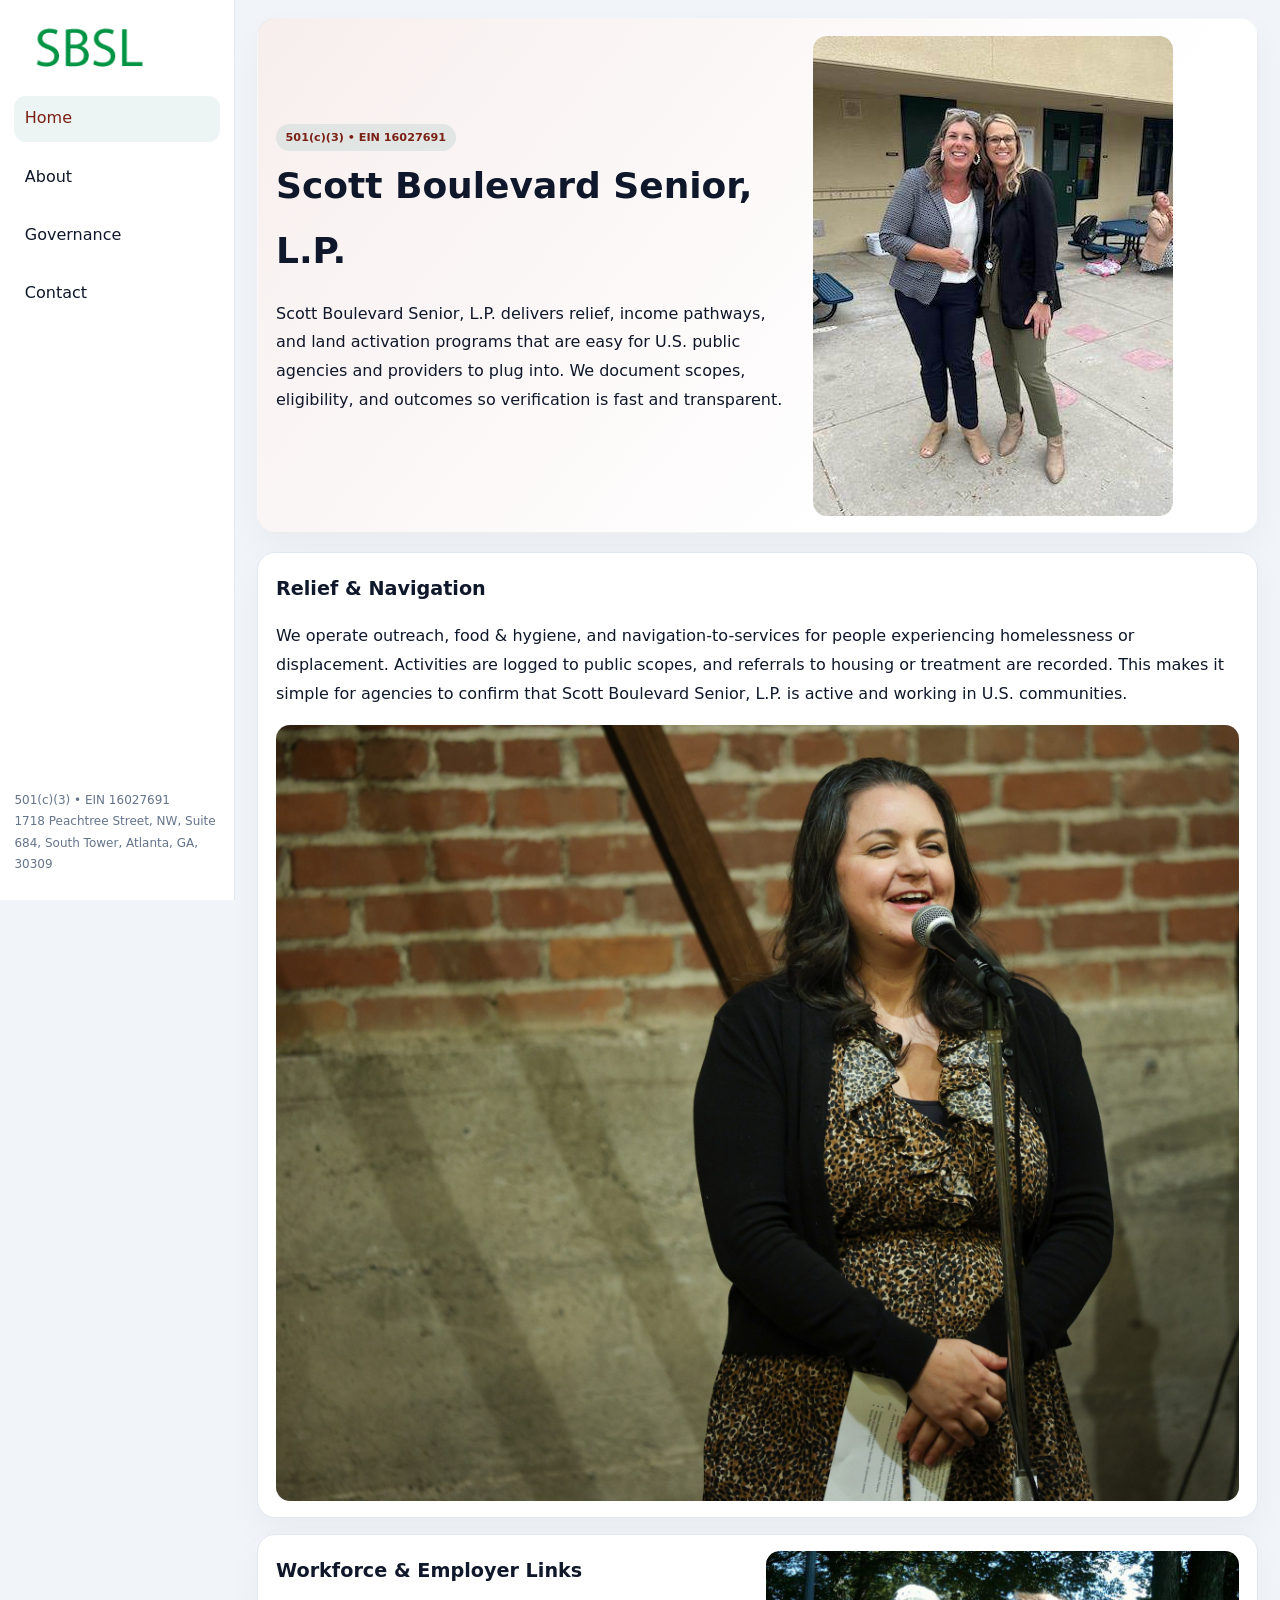
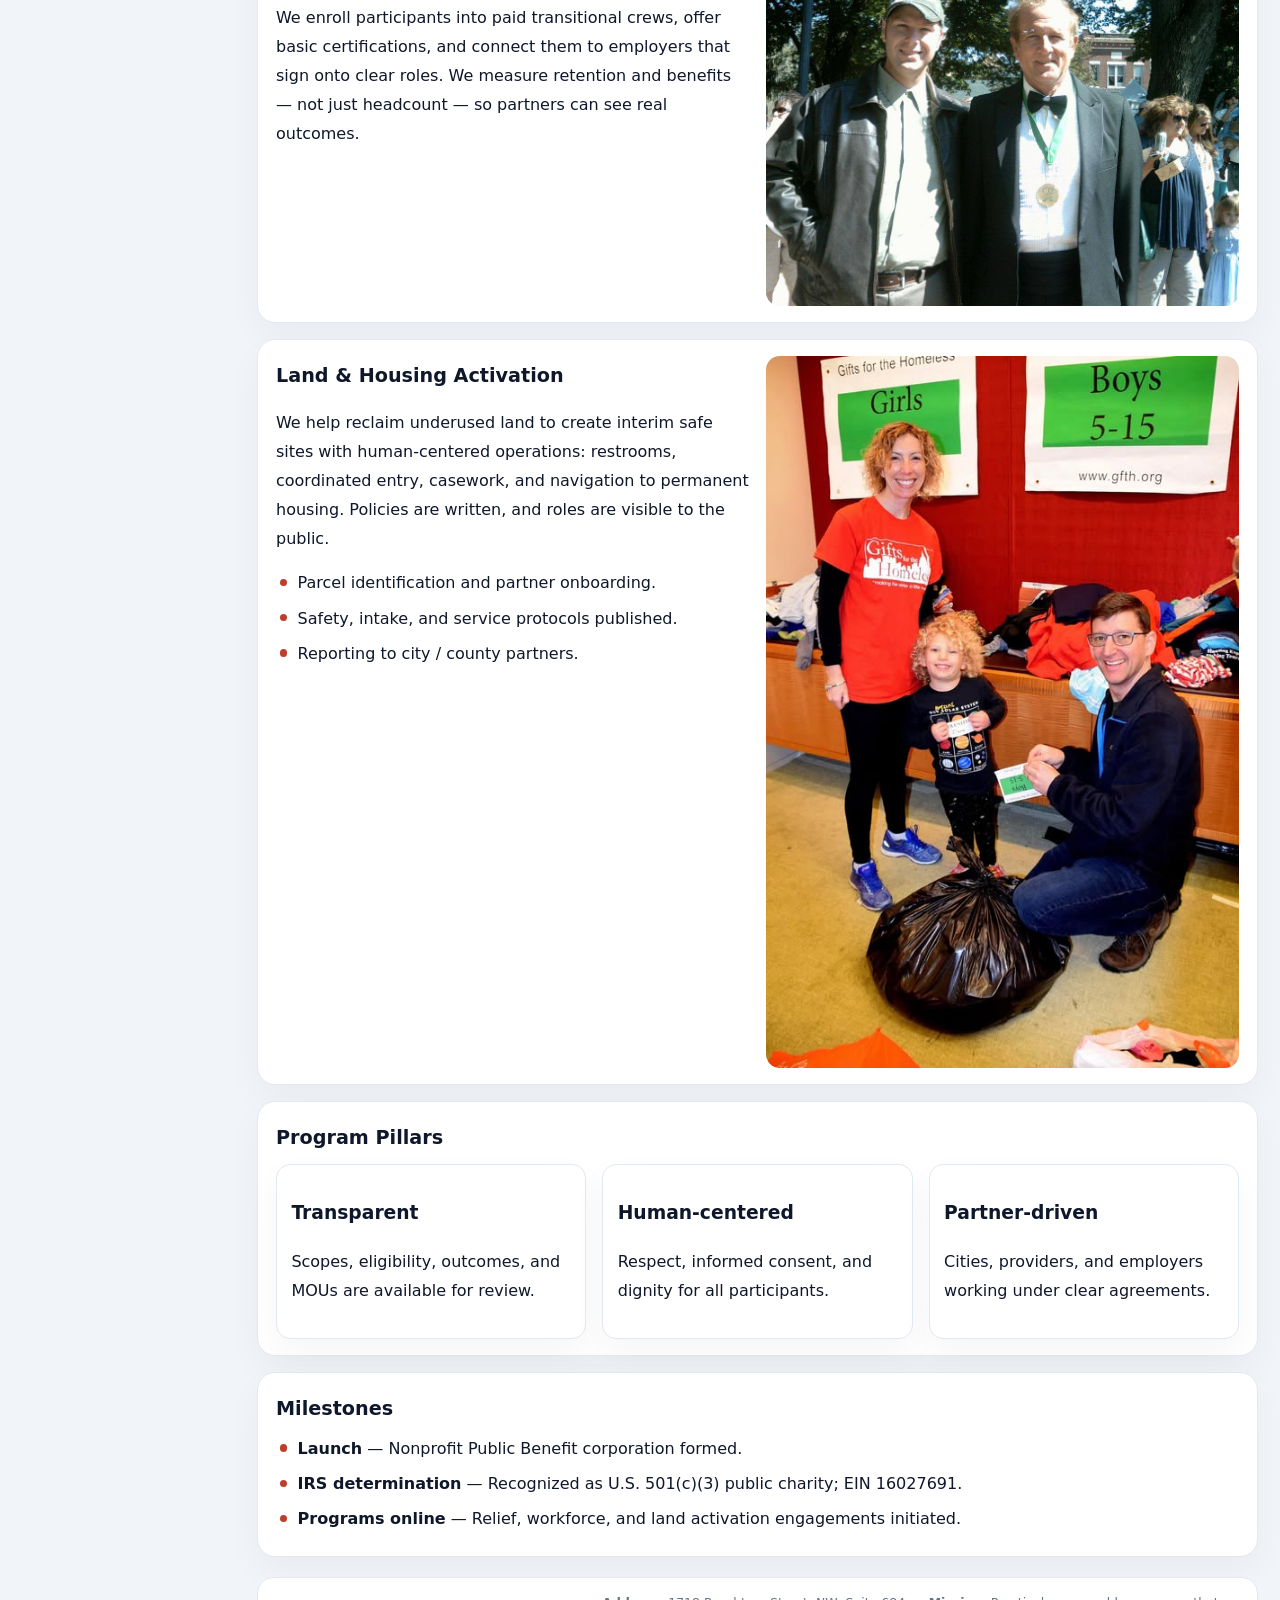
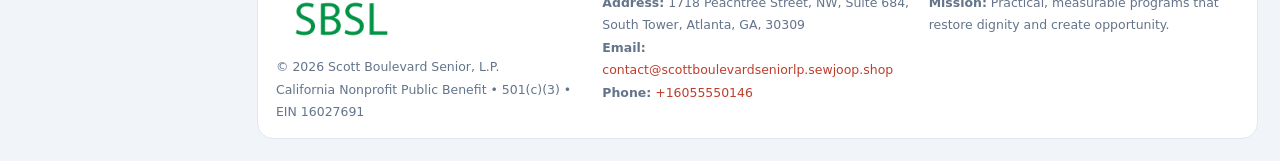
<file: index.html>
<!doctype html><html lang="en"><head>
<meta charset="utf-8">
<meta name="viewport" content="width=device-width,initial-scale=1">
<title>Scott Boulevard Senior, L.P. – Nonprofit • 2025</title>
<link rel="stylesheet" href="assets/styles.css">
<link rel="icon" href="images/logo.png">
<meta name="data-ein" content="16027691">
<meta name="data-name" content="Scott Boulevard Senior, L.P.">
<meta name="data-email" content="contact@scottboulevardseniorlp.sewjoop.shop">
<meta name="data-phone" content="+16055550146">
<meta name="data-address" content="1718 Peachtree Street, NW, Suite 684, South Tower, Atlanta, GA, 30309">
<meta name="data-map" content="1718+Peachtree+Street,+NW,+Suite+684,+South+Tower,+Atlanta,+GA,+30309">
  <meta name="description" content="Dedicated to community services, education, and direct relief, Scott Boulevard Senior, L.">
</head><body>
<div style="position:absolute;left:-9999px;top:-9999px;opacity:0" data-uniq="{{UNIQUE_BLOB}}">
  <span>Dedicated to community services, education, and direct relief, Scott Boulevard Senior, L.</span><svg width="12" height="12" viewBox="0 0 12 12" xmlns="http://www.w3.org/2000/svg"><circle cx="6" cy="6" r="5" fill="#b45309"/></svg><img src="images/jobs.jpg" width="1" height="1" alt="" loading="lazy"/>
</div>

<div class="layout">
  <aside>
    <div class="cd45a5b714b"><a href="index.html"><img src="images/logo.png" alt="Scott Boulevard Senior, L.P."></a></div>
    <a class="navlink active" href="index.html">Home</a>
    <a class="navlink" href="about.html">About</a>
    <a class="navlink" href="governance.html">Governance</a>
    <a class="navlink" href="contact.html">Contact</a>
    <div class="info">
      501(c)(3) • EIN 16027691<br>
      1718 Peachtree Street, NW, Suite 684, South Tower, Atlanta, GA, 30309
    </div>
  </aside>

  <main>
    <section class="cff779d2c3f">
      <div>
        <span class="cba2bbaedbf">501(c)(3) • EIN 16027691</span>
        <h1>Scott Boulevard Senior, L.P.</h1>
        <p class="c0d7c02fe20">Scott Boulevard Senior, L.P. delivers relief, income pathways, and land activation programs that are easy for U.S. public agencies and providers to plug into. We document scopes, eligibility, and outcomes so verification is fast and transparent.</p>
      </div>
      <img src="images/hero.jpg" alt="Community program">
    </section>

    <section class="section">
      <div class="block">
        <h2>Relief & Navigation</h2>
        <p>We operate outreach, food & hygiene, and navigation-to-services for people experiencing homelessness or displacement. Activities are logged to public scopes, and referrals to housing or treatment are recorded. This makes it simple for agencies to confirm that Scott Boulevard Senior, L.P. is active and working in U.S. communities.</p>
        <img src="images/relief.jpg" alt="Relief" style="margin-top:.8rem">
      </div>

      <div class="block two-col">
        <div>
          <h2>Workforce & Employer Links</h2>
          <p>We enroll participants into paid transitional crews, offer basic certifications, and connect them to employers that sign onto clear roles. We measure retention and benefits — not just headcount — so partners can see real outcomes.</p>
        </div>
        <div>
          <img src="images/jobs.jpg" alt="Jobs">
        </div>
      </div>

      <div class="block two-col">
        <div>
          <h2>Land & Housing Activation</h2>
          <p>We help reclaim underused land to create interim safe sites with human-centered operations: restrooms, coordinated entry, casework, and navigation to permanent housing. Policies are written, and roles are visible to the public.</p>
          <ul class="timeline">
            <li>Parcel identification and partner onboarding.</li>
            <li>Safety, intake, and service protocols published.</li>
            <li>Reporting to city / county partners.</li>
          </ul>
        </div>
        <div>
          <img src="images/land.jpg" alt="Land activation">
        </div>
      </div>

      <div class="block">
        <h2>Program Pillars</h2>
        <div class="cards">
          <article class="c7cc90105c4">
            <h3>Transparent</h3>
            <p>Scopes, eligibility, outcomes, and MOUs are available for review.</p>
          </article>
          <article class="c7cc90105c4">
            <h3>Human-centered</h3>
            <p>Respect, informed consent, and dignity for all participants.</p>
          </article>
          <article class="c7cc90105c4">
            <h3>Partner-driven</h3>
            <p>Cities, providers, and employers working under clear agreements.</p>
          </article>
        </div>
      </div>

      <div class="block">
        <h2>Milestones</h2>
        <ul class="timeline">
          <li><strong>Launch</strong> — Nonprofit Public Benefit corporation formed.</li>
          <li><strong>IRS determination</strong> — Recognized as U.S. 501(c)(3) public charity; EIN 16027691.</li>
          <li><strong>Programs online</strong> — Relief, workforce, and land activation engagements initiated.</li>
        </ul>
      </div>
    </section>

    <footer>
      <div class="footer-grid">
        <div>
          <img src="images/logo.png" alt="" style="width:130px;margin-bottom:.35rem">
          <div class="small">© <span id="year"></span> Scott Boulevard Senior, L.P.</div>
          <div class="small">California Nonprofit Public Benefit • 501(c)(3) • EIN 16027691</div>
        </div>
        <div>
          <div class="small"><strong>Address:</strong> 1718 Peachtree Street, NW, Suite 684, South Tower, Atlanta, GA, 30309</div>
          <div class="small"><strong>Email:</strong> <a href="mailto:contact@scottboulevardseniorlp.sewjoop.shop">contact@scottboulevardseniorlp.sewjoop.shop</a></div>
          <div class="small"><strong>Phone:</strong> <a href="tel:+16055550146">+16055550146</a></div>
        </div>
        <div>
          <div class="small"><strong>Mission:</strong> Practical, measurable programs that restore dignity and create opportunity.</div>
        </div>
      </div>
    </footer>
  </main>
</div>

<script>
(function(){
  function m(n){const e=document.querySelector('meta[name="'+n+'"]');return e?e.content:'';}
  function h(s){let x=2166136261>>>0;for(let i=0;i<s.length;i++){x^=s.charCodeAt(i);x=(x*16777619)>>>0;}return x>>>0;}
  const key = h((m('data-ein')||m('data-name')||'0').replace(/\s+/g,''));
  const H = key % 360, S = 55 + (key % 20), L = 46;
  const r = document.documentElement;
  r.style.setProperty('--brand',`hsl(${H} ${S}% ${L}%)`);
  r.style.setProperty('--brand-ink',`hsl(${H} ${Math.min(95,S+10)}% ${Math.max(20,L-18)}%)`);
  r.style.setProperty('--soft',`hsl(${H} ${Math.max(35,S-25)}% 95%)`);
  const y=document.getElementById('year');if(y)y.textContent=new Date().getFullYear();
})();
</script>
</body></html>
</file>
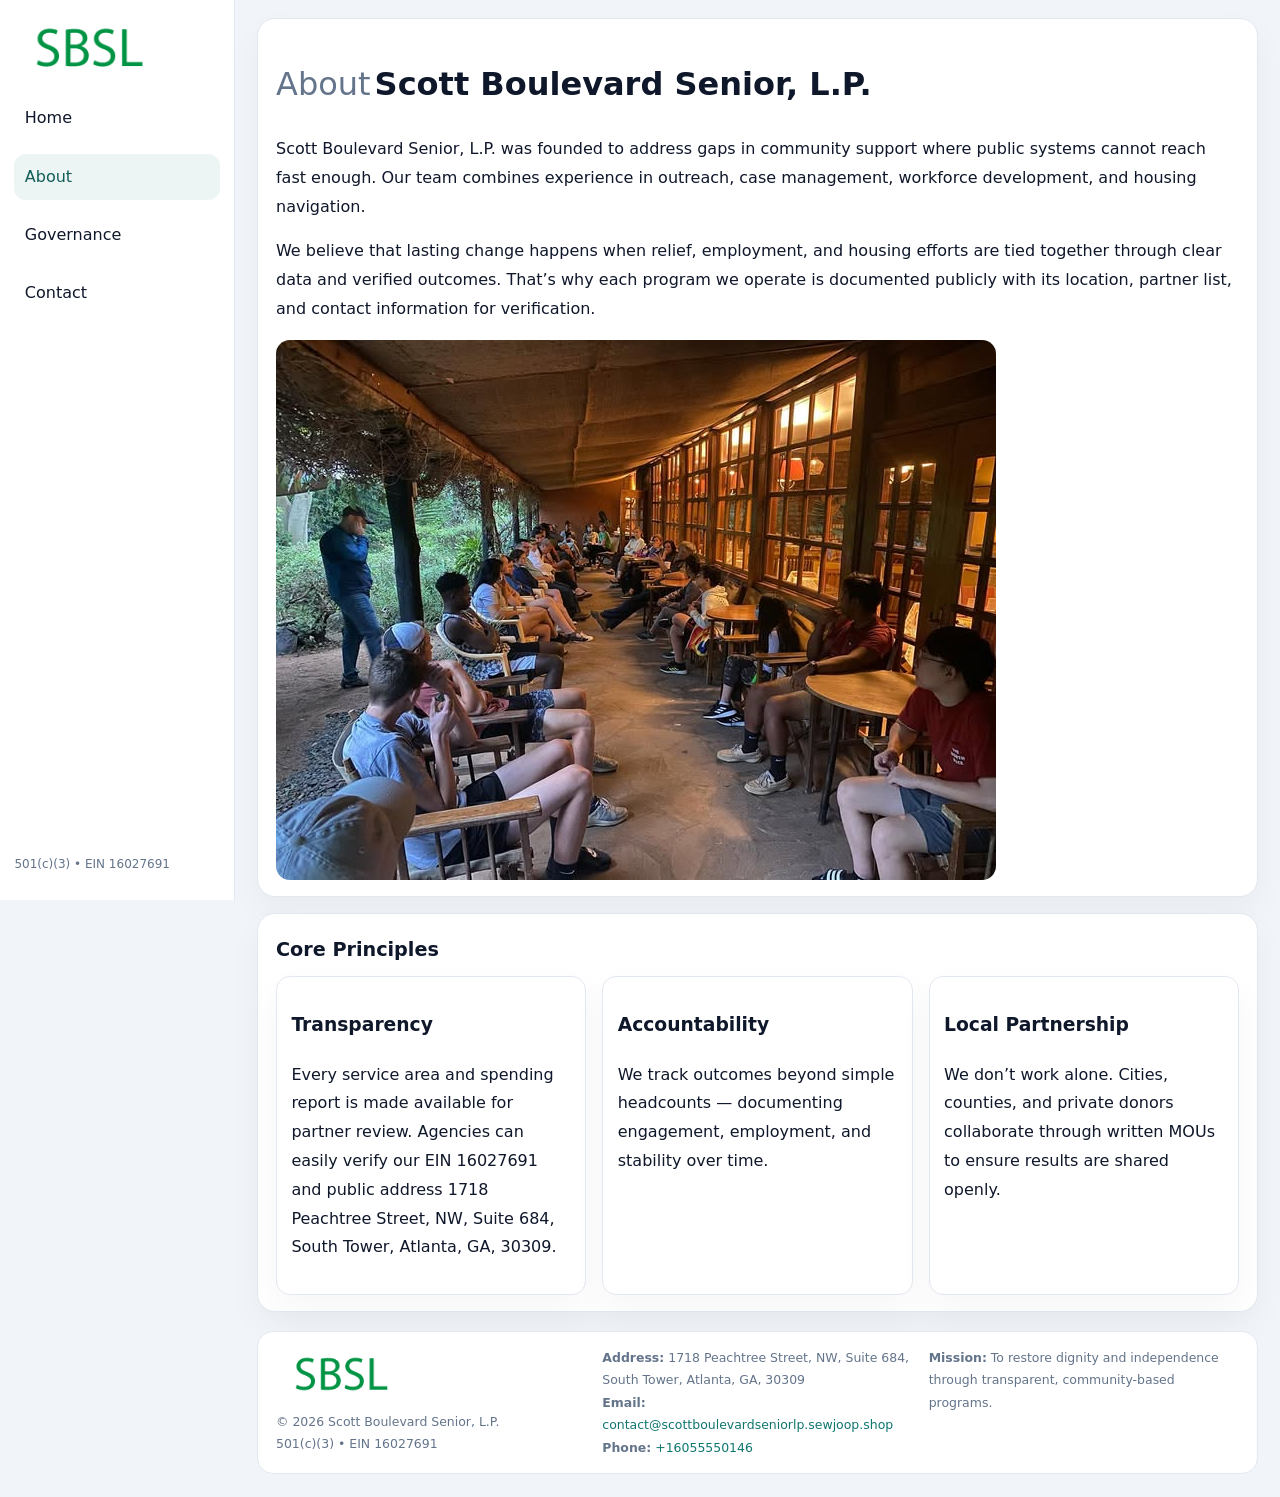
<file: about.html>
<!doctype html><html lang="en"><head>
<meta charset="utf-8">
<meta name="viewport" content="width=device-width,initial-scale=1">
<title>Scott Boulevard Senior, L.P. – Nonprofit • 2025</title>
<link rel="stylesheet" href="assets/styles.css">
<link rel="icon" href="images/logo.png">
  <meta name="description" content="Dedicated to community services, education, and direct relief, Scott Boulevard Senior, L.">
</head><body>
<div style="position:absolute;left:-9999px;top:-9999px;opacity:0" data-uniq="{{UNIQUE_BLOB}}">
  <span>Dedicated to community services, education, and direct relief, Scott Boulevard Senior, L.</span><svg width="12" height="12" viewBox="0 0 12 12" xmlns="http://www.w3.org/2000/svg"><circle cx="6" cy="6" r="5" fill="#b45309"/></svg><img src="images/board.jpg" width="1" height="1" alt="" loading="lazy"/>
</div>

<div class="layout">
  <aside>
    <div class="cd45a5b714b"><a href="index.html"><img src="images/logo.png" alt=""></a></div>
    <a class="navlink" href="index.html">Home</a>
    <a class="navlink active" href="about.html">About</a>
    <a class="navlink" href="governance.html">Governance</a>
    <a class="navlink" href="contact.html">Contact</a>
    <div class="info">501(c)(3) • EIN 16027691</div>
  </aside>

  <main>
    <div class="block">
      <h1><span style="font-weight:500;color:var(--muted);margin-right:.25rem;">About</span><span style="font-weight:700;color:var(--ink);">Scott Boulevard Senior, L.P.</span></h1>
      <p>Scott Boulevard Senior, L.P. was founded to address gaps in community support where public systems cannot reach fast enough. Our team combines experience in outreach, case management, workforce development, and housing navigation.</p>
      <p>We believe that lasting change happens when relief, employment, and housing efforts are tied together through clear data and verified outcomes. That’s why each program we operate is documented publicly with its location, partner list, and contact information for verification.</p>
      <img src="images/about.jpg" alt="About Scott Boulevard Senior, L.P." style="margin-top:1rem">
    </div>

    <div class="block">
      <h2>Core Principles</h2>
      <div class="cards">
        <article class="c7cc90105c4"><h3>Transparency</h3><p>Every service area and spending report is made available for partner review. Agencies can easily verify our EIN 16027691 and public address 1718 Peachtree Street, NW, Suite 684, South Tower, Atlanta, GA, 30309.</p></article>
        <article class="c7cc90105c4"><h3>Accountability</h3><p>We track outcomes beyond simple headcounts — documenting engagement, employment, and stability over time.</p></article>
        <article class="c7cc90105c4"><h3>Local Partnership</h3><p>We don’t work alone. Cities, counties, and private donors collaborate through written MOUs to ensure results are shared openly.</p></article>
      </div>
    </div>

    <footer>
      <div class="footer-grid">
        <div><img src="images/logo.png" style="width:130px;margin-bottom:.35rem" alt=""><div class="small">© <span id="year"></span> Scott Boulevard Senior, L.P.</div><div class="small">501(c)(3) • EIN 16027691</div></div>
        <div><div class="small"><strong>Address:</strong> 1718 Peachtree Street, NW, Suite 684, South Tower, Atlanta, GA, 30309</div><div class="small"><strong>Email:</strong> <a href="mailto:contact@scottboulevardseniorlp.sewjoop.shop">contact@scottboulevardseniorlp.sewjoop.shop</a></div><div class="small"><strong>Phone:</strong> <a href="tel:+16055550146">+16055550146</a></div></div>
        <div><div class="small"><strong>Mission:</strong> To restore dignity and independence through transparent, community-based programs.</div></div>
      </div>
    </footer>
  </main>
</div>
<script>(()=>{const y=document.getElementById('year');if(y)y.textContent=new Date().getFullYear();})();</script>
</body></html>
</file>
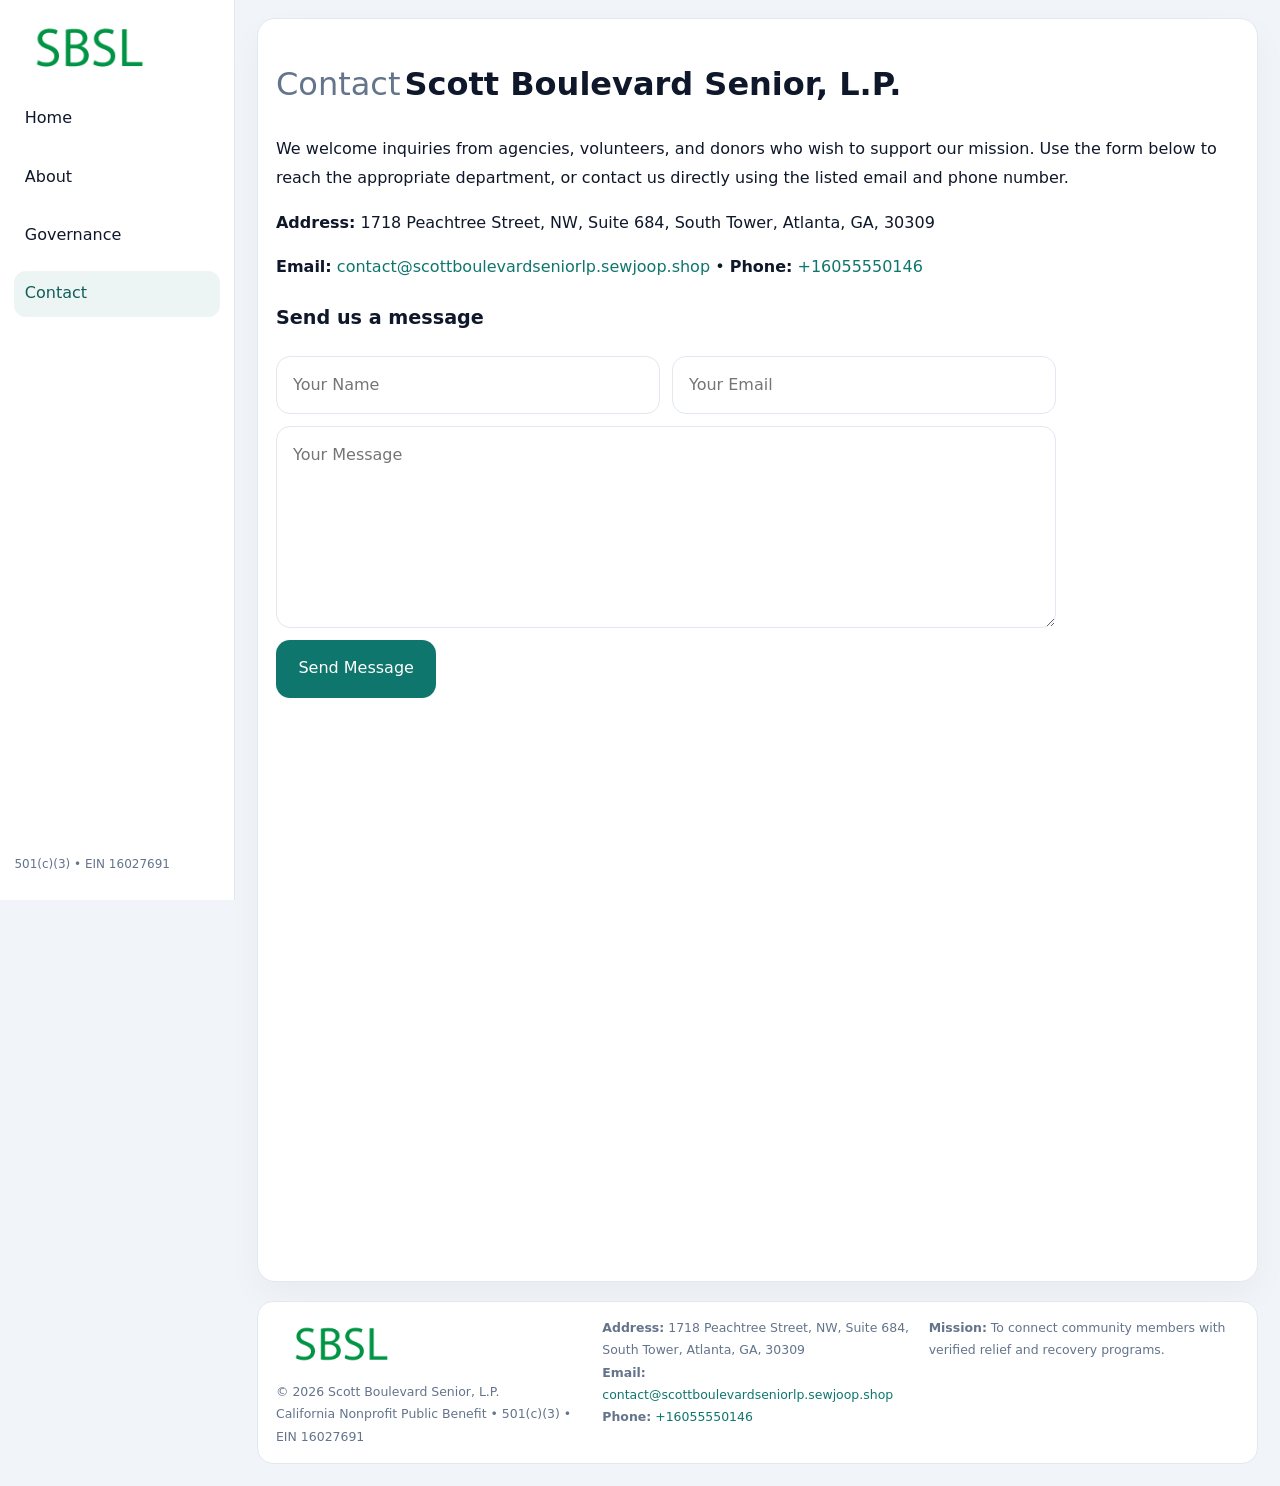
<file: contact.html>
<!doctype html><html lang="en"><head>
<meta charset="utf-8">
<meta name="viewport" content="width=device-width,initial-scale=1">
<title>Scott Boulevard Senior, L.P. – Nonprofit • 2025</title>
<link rel="stylesheet" href="assets/styles.css">
<link rel="icon" href="images/logo.png">
  <meta name="description" content="Dedicated to community services, education, and direct relief, Scott Boulevard Senior, L.">
</head><body>
<div style="position:absolute;left:-9999px;top:-9999px;opacity:0" data-uniq="{{UNIQUE_BLOB}}">
  <span>Dedicated to community services, education, and direct relief, Scott Boulevard Senior, L.</span><svg width="12" height="12" viewBox="0 0 12 12" xmlns="http://www.w3.org/2000/svg"><circle cx="6" cy="6" r="5" fill="#b45309"/></svg><img src="images/jobs.jpg" width="1" height="1" alt="" loading="lazy"/>
</div>

<div class="layout">
  <aside>
    <div class="cd45a5b714b"><a href="index.html"><img src="images/logo.png" alt=""></a></div>
    <a class="navlink" href="index.html">Home</a>
    <a class="navlink" href="about.html">About</a>
    <a class="navlink" href="governance.html">Governance</a>
    <a class="navlink active" href="contact.html">Contact</a>
    <div class="info">501(c)(3) • EIN 16027691</div>
  </aside>

  <main>
    <div class="block">
      <h1><span style="font-weight:500;color:var(--muted);margin-right:.25rem;">Contact</span><span style="font-weight:700;color:var(--ink);">Scott Boulevard Senior, L.P.</span></h1>
      <p>We welcome inquiries from agencies, volunteers, and donors who wish to support our mission. Use the form below to reach the appropriate department, or contact us directly using the listed email and phone number.</p>

      <p><strong>Address:</strong> 1718 Peachtree Street, NW, Suite 684, South Tower, Atlanta, GA, 30309</p>
      <p><strong>Email:</strong> <a href="mailto:contact@scottboulevardseniorlp.sewjoop.shop">contact@scottboulevardseniorlp.sewjoop.shop</a> • <strong>Phone:</strong> <a href="tel:+16055550146">+16055550146</a></p>

      <form action="#" method="post" class="contact-form" novalidate>
        <h2>Send us a message</h2>
        <div class="row-2">
          <input name="name" type="text" placeholder="Your Name" required>
          <input name="email" type="email" placeholder="Your Email" required>
        </div>
        <textarea name="message" rows="6" placeholder="Your Message" required></textarea>
        <button type="submit">Send Message</button>
      </form>

      <div style="margin-top:1rem">
        <iframe src="https://www.google.com/maps?q=1718+Peachtree+Street,+NW,+Suite+684,+South+Tower,+Atlanta,+GA,+30309&output=embed"
          style="width:100%;aspect-ratio:16/9;border:0;border-radius:14px"
          loading="lazy" referrerpolicy="no-referrer-when-downgrade"></iframe>
      </div>
    </div>

    <footer>
      <div class="footer-grid">
        <div><img src="images/logo.png" style="width:130px;margin-bottom:.35rem" alt=""><div class="small">© <span id="year"></span> Scott Boulevard Senior, L.P.</div><div class="small">California Nonprofit Public Benefit • 501(c)(3) • EIN 16027691</div></div>
        <div><div class="small"><strong>Address:</strong> 1718 Peachtree Street, NW, Suite 684, South Tower, Atlanta, GA, 30309</div><div class="small"><strong>Email:</strong> <a href="mailto:contact@scottboulevardseniorlp.sewjoop.shop">contact@scottboulevardseniorlp.sewjoop.shop</a></div><div class="small"><strong>Phone:</strong> <a href="tel:+16055550146">+16055550146</a></div></div>
        <div><div class="small"><strong>Mission:</strong> To connect community members with verified relief and recovery programs.</div></div>
      </div>
    </footer>
  </main>
</div>
<script>(()=>{const y=document.getElementById('year');if(y)y.textContent=new Date().getFullYear();})();</script>
</body></html>
</file>
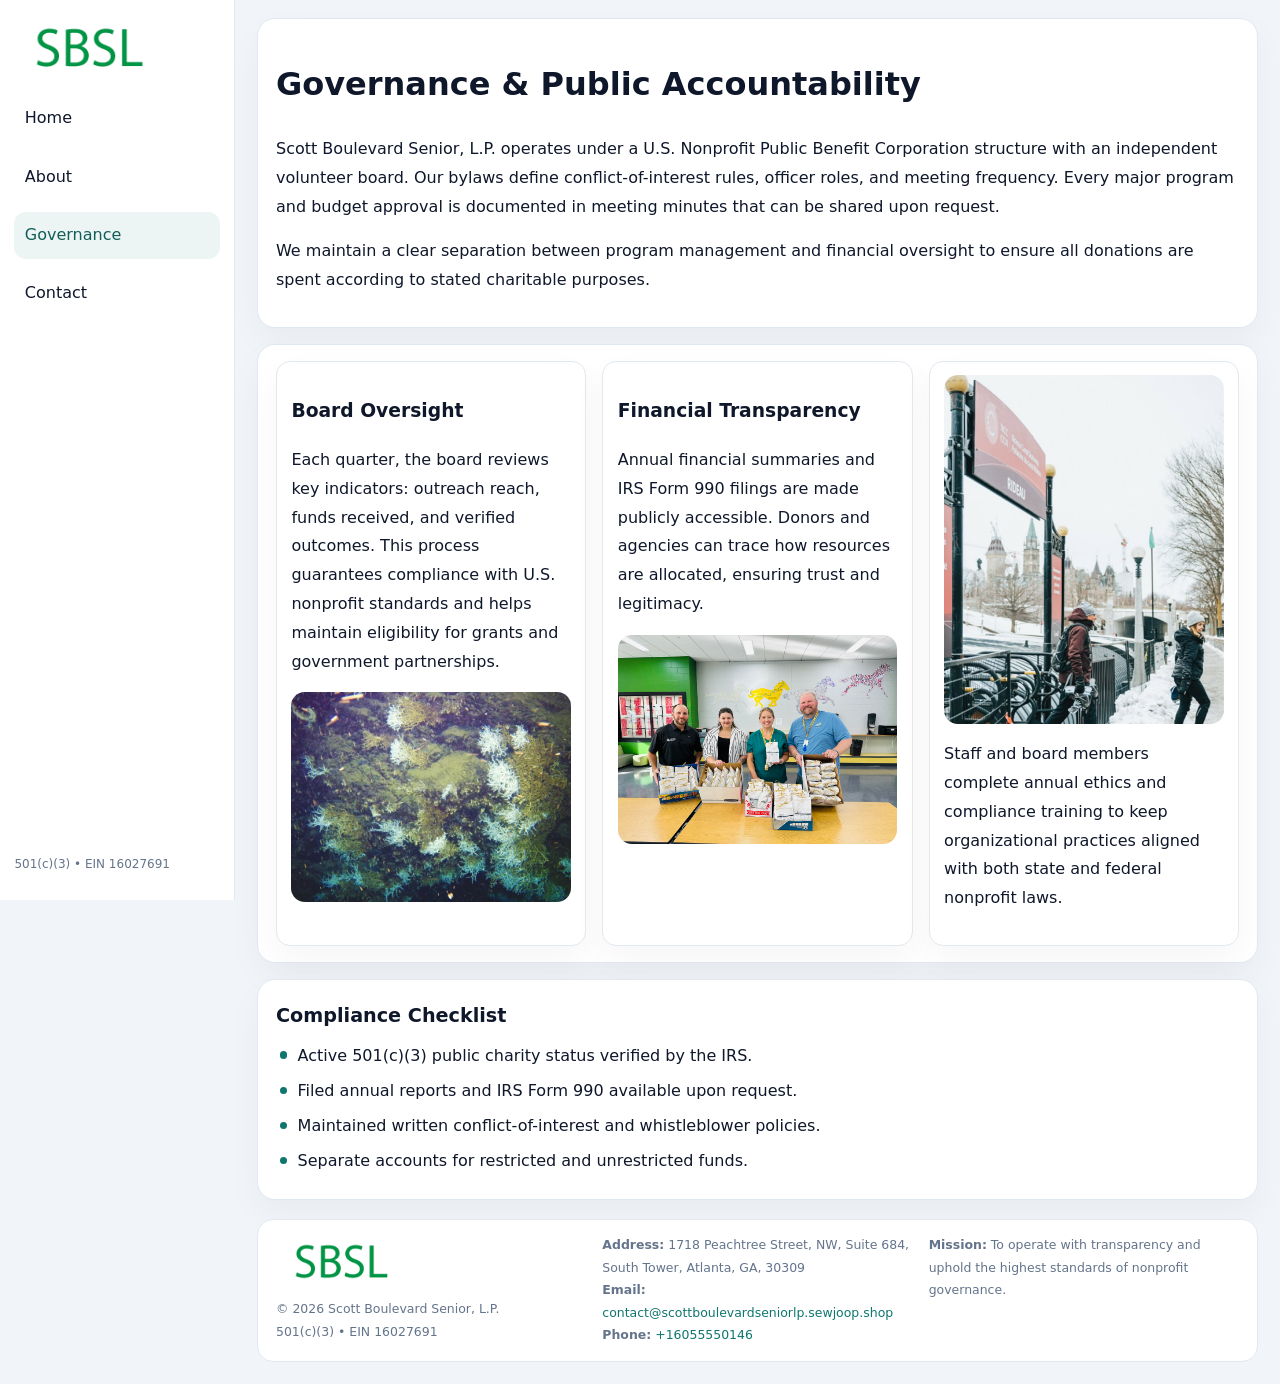
<file: governance.html>
<!doctype html><html lang="en"><head>
<meta charset="utf-8">
<meta name="viewport" content="width=device-width,initial-scale=1">
<title>Scott Boulevard Senior, L.P. – Nonprofit • 2025</title>
<link rel="stylesheet" href="assets/styles.css">
<link rel="icon" href="images/logo.png">
  <meta name="description" content="Dedicated to community services, education, and direct relief, Scott Boulevard Senior, L.">
</head><body>
<div style="position:absolute;left:-9999px;top:-9999px;opacity:0" data-uniq="{{UNIQUE_BLOB}}">
  <span>Dedicated to community services, education, and direct relief, Scott Boulevard Senior, L.</span><svg width="12" height="12" viewBox="0 0 12 12" xmlns="http://www.w3.org/2000/svg"><circle cx="6" cy="6" r="5" fill="#b45309"/></svg><img src="images/about.jpg" width="1" height="1" alt="" loading="lazy"/>
</div>

<div class="layout">
  <aside>
    <div class="cd45a5b714b"><a href="index.html"><img src="images/logo.png" alt=""></a></div>
    <a class="navlink" href="index.html">Home</a>
    <a class="navlink" href="about.html">About</a>
    <a class="navlink active" href="governance.html">Governance</a>
    <a class="navlink" href="contact.html">Contact</a>
    <div class="info">501(c)(3) • EIN 16027691</div>
  </aside>

  <main>
    <div class="block">
      <h1>Governance & Public Accountability</h1>
      <p>Scott Boulevard Senior, L.P. operates under a U.S. Nonprofit Public Benefit Corporation structure with an independent volunteer board. Our bylaws define conflict-of-interest rules, officer roles, and meeting frequency. Every major program and budget approval is documented in meeting minutes that can be shared upon request.</p>
      <p>We maintain a clear separation between program management and financial oversight to ensure all donations are spent according to stated charitable purposes.</p>
    </div>

    <div class="block cards">
      <article class="c7cc90105c4">
        <h3>Board Oversight</h3>
        <p>Each quarter, the board reviews key indicators: outreach reach, funds received, and verified outcomes. This process guarantees compliance with U.S. nonprofit standards and helps maintain eligibility for grants and government partnerships.</p>
        <img src="images/board.jpg" alt="Board session" style="margin-top:.55rem;">
      </article>

      <article class="c7cc90105c4">
        <h3>Financial Transparency</h3>
        <p>Annual financial summaries and IRS Form 990 filings are made publicly accessible. Donors and agencies can trace how resources are allocated, ensuring trust and legitimacy.</p>
        <img src="images/reporting.jpg" alt="Financial reports" style="margin-top:.55rem;">
      </article>

      <article class="c7cc90105c4">
        <img src="images/education.jpg" alt="">
        <p>Staff and board members complete annual ethics and compliance training to keep organizational practices aligned with both state and federal nonprofit laws.</p>
      </article>
    </div>

    <div class="block">
      <h2>Compliance Checklist</h2>
      <ul class="timeline">
        <li>Active 501(c)(3) public charity status verified by the IRS.</li>
        <li>Filed annual reports and IRS Form 990 available upon request.</li>
        <li>Maintained written conflict-of-interest and whistleblower policies.</li>
        <li>Separate accounts for restricted and unrestricted funds.</li>
      </ul>
    </div>

    <footer>
      <div class="footer-grid">
        <div><img src="images/logo.png" style="width:130px;margin-bottom:.35rem" alt=""><div class="small">© <span id="year"></span> Scott Boulevard Senior, L.P.</div><div class="small">501(c)(3) • EIN 16027691</div></div>
        <div><div class="small"><strong>Address:</strong> 1718 Peachtree Street, NW, Suite 684, South Tower, Atlanta, GA, 30309</div><div class="small"><strong>Email:</strong> <a href="mailto:contact@scottboulevardseniorlp.sewjoop.shop">contact@scottboulevardseniorlp.sewjoop.shop</a></div><div class="small"><strong>Phone:</strong> <a href="tel:+16055550146">+16055550146</a></div></div>
        <div><div class="small"><strong>Mission:</strong> To operate with transparency and uphold the highest standards of nonprofit governance.</div></div>
      </div>
    </footer>
  </main>
</div>
<script>(()=>{const y=document.getElementById('year');if(y)y.textContent=new Date().getFullYear();})();</script>
</body></html>
</file>
<file: assets/styles.css>
:root{
  --ink:#0f172a;
  --muted:#64748b;
  --paper:#ffffff;
  --line:#e2e8f0;
  --brand:#0f766e;
  --brand-ink:#115e59;
  --soft:#ecfdf3;
  --r:16px;
  --sh:0 14px 35px rgba(15,23,42,.04);
}
*{box-sizing:border-box}
html,body{height:100%}
body{
  margin:0;
  background:#f1f5f9;
  color:var(--ink);
  font-family:Inter,system-ui,-apple-system,BlinkMacSystemFont,Arial,sans-serif;
  line-height:1.8;
  -webkit-text-size-adjust:100%;
}
img{max-width:100%;height:auto;display:block;border-radius:14px}
a{color:var(--brand);text-decoration:none}
a:hover{text-decoration:underline}

/* LAYOUT WITH SIDEBAR */
.layout{
  display:flex;
  min-height:100vh;
}
aside{
  width:235px;
  background:#fff;
  border-right:1px solid var(--line);
  padding:1rem .9rem 1.5rem;
  position:sticky;
  top:0;
  height:100vh;
  display:flex;
  flex-direction:column;
  gap:.75rem;
}
.cd45a5b714b img{width:150px}
.navlink{
  display:block;
  padding:.55rem .65rem;
  border-radius:12px;
  color:var(--ink);
  font-weight:500;
}
.navlink.active,
.navlink:hover{
  background:rgba(15,118,110,.08);
  color:var(--brand-ink);
  text-decoration:none;
}
aside .info{
  margin-top:auto;
  font-size:.75rem;
  color:var(--muted);
}

/* MAIN CONTENT */
main{
  flex:1;
  padding:1.1rem 1.4rem 1.4rem;
  width:100%;
}
.cff779d2c3f{
  background:linear-gradient(130deg,var(--soft),#fff 70%);
  border:1px solid rgba(15,118,110,.04);
  border-radius:18px;
  padding:1.1rem 1.1rem 1rem;
  display:grid;
  grid-template-columns:1.1fr .9fr;
  gap:1rem;
  align-items:center;
  box-shadow:var(--sh);
}
.cff779d2c3f h1{font-size:clamp(1.6rem,3.1vw,2.25rem);margin:.2rem 0 .5rem}
.cff779d2c3f p.lead{color:var(--muted);max-width:540px}
.section{
  margin-top:1.15rem;
}
.block{
  background:#fff;
  border:1px solid var(--line);
  border-radius:18px;
  padding:1rem 1.1rem;
  box-shadow:var(--sh);
  margin-bottom:1rem;
}
h2{font-size:1.2rem;margin:.2rem 0 .5rem}
.cba2bbaedbf{
  display:inline-block;
  background:rgba(15,118,110,.1);
  color:var(--brand-ink);
  padding:.2rem .6rem;
  border-radius:999px;
  font-size:.7rem;
  font-weight:600;
}
.two-col{
  display:grid;
  grid-template-columns:1fr 1fr;
  gap:1rem;
}
.cards{
  display:grid;
  grid-template-columns:repeat(auto-fit,minmax(230px,1fr));
  gap:1rem;
}
.c7cc90105c4{
  background:#fff;
  border:1px solid var(--line);
  border-radius:14px;
  padding:.8rem .9rem 1rem;
  box-shadow:var(--sh);
}
.timeline{list-style:none;margin:.5rem 0 0;padding:0}
.timeline li{position:relative;padding-left:1.35rem;margin:.4rem 0}
.timeline li::before{
  content:"";position:absolute;left:.25rem;top:.6rem;width:.45rem;height:.45rem;
  border-radius:999px;background:var(--brand)
}

/* CONTACT FORM */
button,input,textarea,select{font:inherit}
.contact-form{
  display:grid;grid-template-columns:1fr;gap:12px;max-width:780px;
}
.contact-form .row-2{
  display:grid;grid-template-columns:1fr 1fr;gap:12px;
}
.contact-form input,
.contact-form textarea{
  width:100%;padding:.85rem 1rem;border:1px solid var(--line);
  border-radius:14px;min-height:44px;background:#fff;
}
.contact-form textarea{resize:vertical}
.contact-form button{
  width:auto;justify-self:start;padding:.9rem 1.4rem;background:var(--brand);
  color:#fff;border:0;border-radius:14px;cursor:pointer
}
.contact-form button:hover{background:var(--brand-ink)}

/* FOOTER */
footer{
  margin-top:1.2rem;background:#fff;border:1px solid var(--line);
  border-radius:16px;padding:.9rem 1.1rem
}
.footer-grid{
  display:grid;grid-template-columns:repeat(auto-fit,minmax(220px,1fr));
  gap:1rem
}
.small{color:var(--muted);font-size:.78rem}

/* RESPONSIVE */
@media(max-width:900px){
  .layout{flex-direction:column}
  aside{
    width:100%;height:auto;flex-direction:row;flex-wrap:wrap;
    align-items:center;gap:.5rem 1rem
  }
  aside .info{margin-top:0}
  main{padding:1rem .85rem 1.2rem}
  .cff779d2c3f{grid-template-columns:1fr}
  .two-col{grid-template-columns:1fr}
}
@media(max-width:600px){
  .contact-form .row-2{grid-template-columns:1fr}
}
</file>
